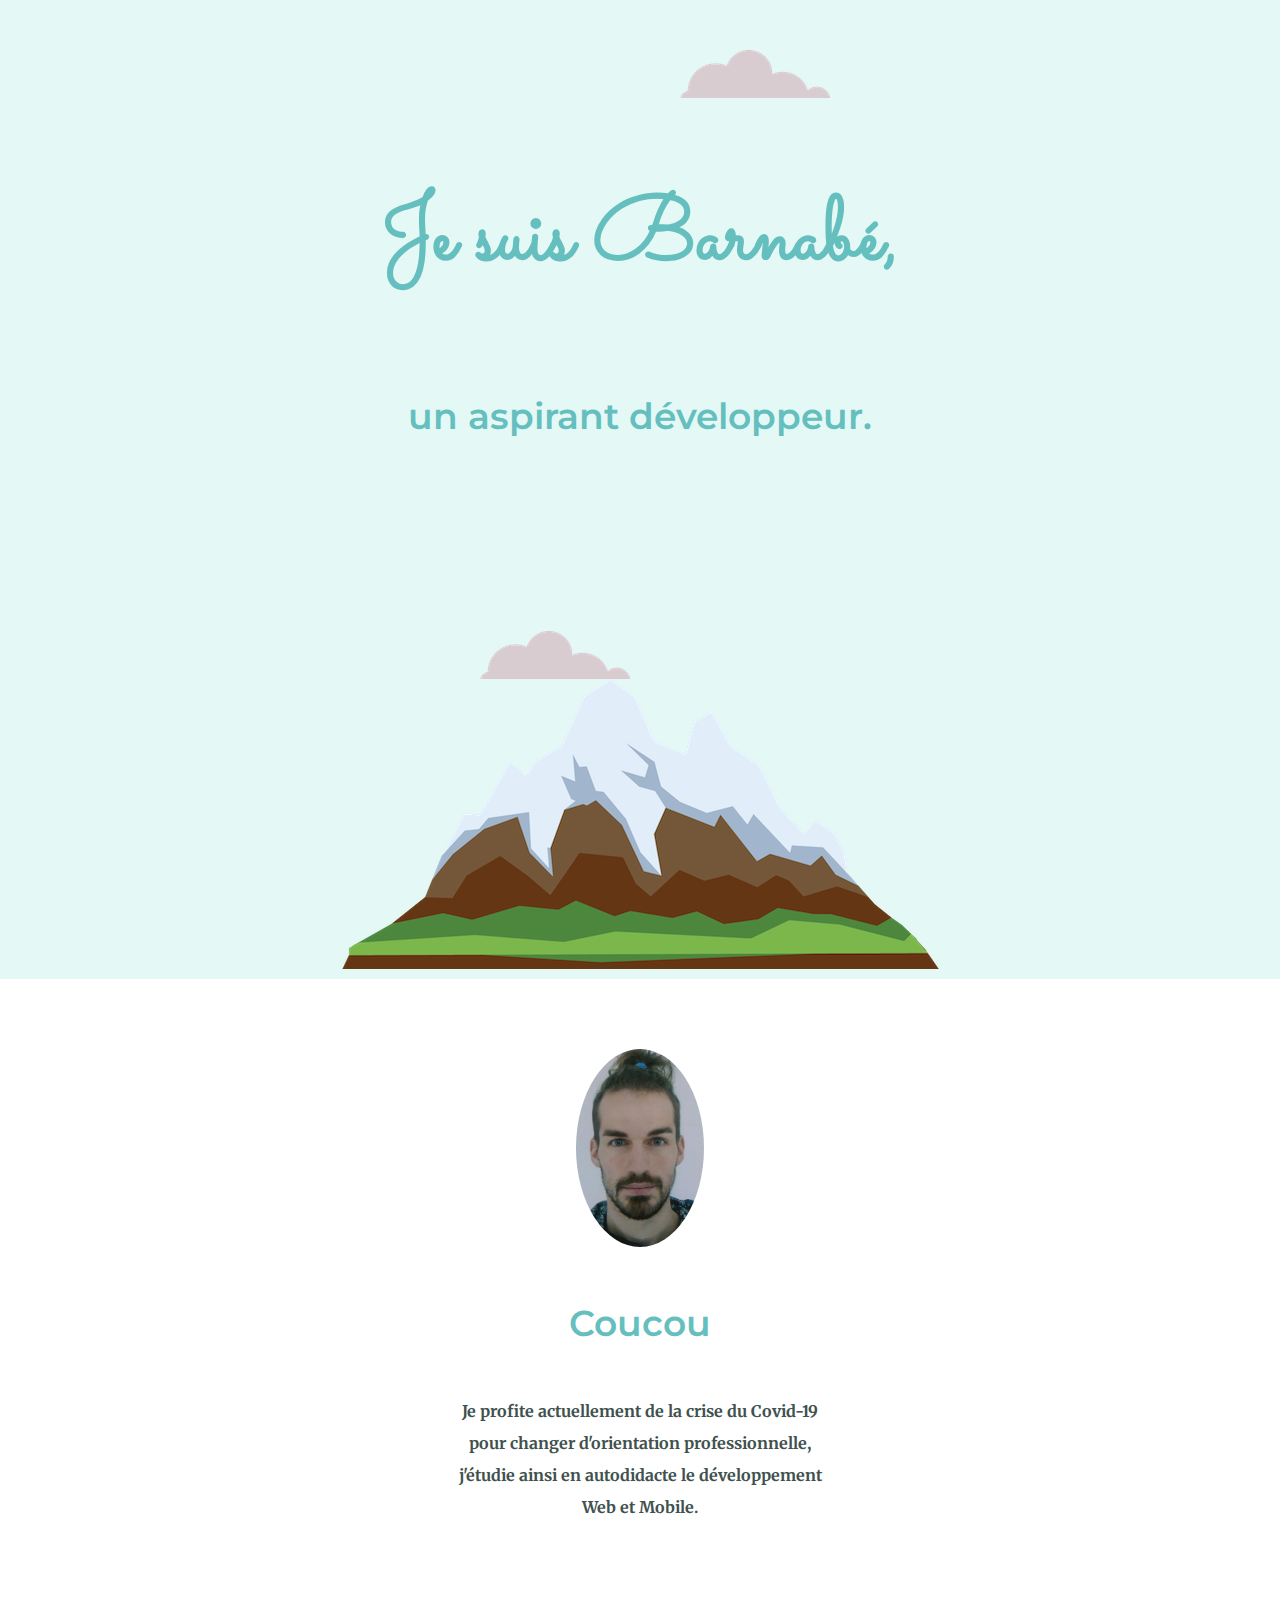
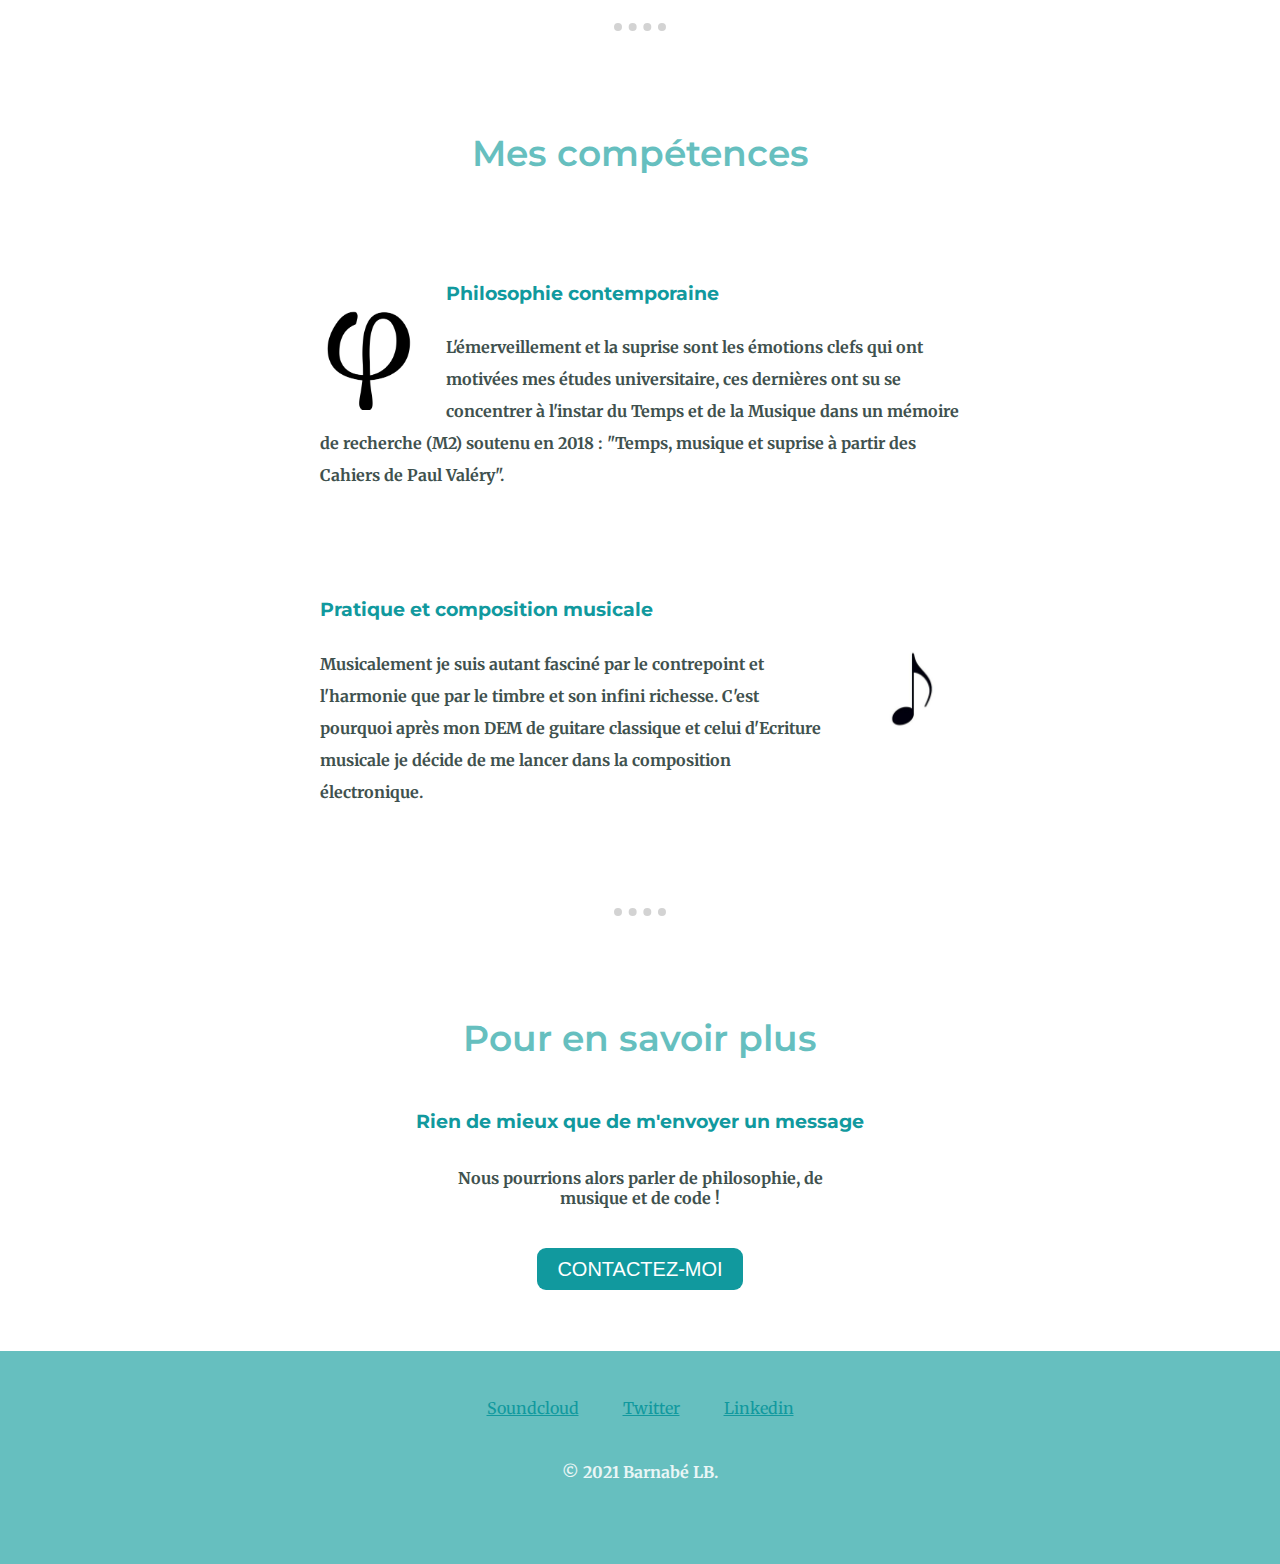
<file: index.html>
<!DOCTYPE html>
<html lang="en">
<head>
    <meta charset="UTF-8">
    <meta http-equiv="X-UA-Compatible" content="IE=edge">
    <meta name="viewport" content="width=device-width, initial-scale=1.0">
    <title>Barnabé Le Bel</title>
    <link rel="stylesheet"  href="css/styles.css">
    <link rel="icon" href="favicon.ico">
    <!--<link rel="preconnect" href="https://fonts.gstatic.com">-->
    <link href="https://fonts.googleapis.com/css2?family=Merriweather:wght@300&family=Montserrat:wght@100&family=Sacramento&display=swap" rel="stylesheet"> 
    <link href="https://fonts.googleapis.com/css2?family=Merriweather:wght@400;700&family=Montserrat:wght@600;700&display=swap" rel="stylesheet"> 
</head>

<body>

    <div class="top-container">
        <img class="top-cloud "src="images/cloud.png" alt="cloud-img">
        
        <h1>Je suis Barnabé,</h1>
        <h2 class="subtitle"> un aspirant développeur.</h2>
        <img class="bottom-cloud "src="images/cloud.png" alt="cloud-img">
        <img class="mountain" src="images/mountain.png" alt="mountain-img">

    </div>

    <div class="middle-container">
        <div class="profile">
          <img class="moi-miniature" src="images/barnabe_lb.jpg" alt="barnabe_lb">
          <h2>Coucou</h2>
          <p class="code-profile-description">Je profite actuellement de la crise du Covid-19 pour changer d'orientation professionnelle, j'étudie ainsi en autodidacte le développement Web et Mobile.
              
          </p>
        </div>
        <hr>
        <div class="skills">
          <h2>Mes compétences</h2>
          <div class="skill-row">
            <img class="phi-img" src="images/Greek_phi_Didot.svg.png" alt="greek-phi">
            <h3>Philosophie contemporaine</h3>
            <p class="code-phi-description">L'émerveillement et la suprise sont les émotions clefs qui ont motivées mes études universitaire, ces dernières ont su se concentrer à l'instar du Temps et de la Musique
                dans un mémoire de recherche (M2) soutenu en 2018 : "Temps, musique et suprise à partir des Cahiers de Paul Valéry". </p>
          </div>
          <div class="skill-row">
            <img class="note-img" src="images/note.png" alt="note">
            <h3>Pratique et composition musicale</h3>
            <p class="code-mu-description">Musicalement je suis autant fasciné par le contrepoint et l'harmonie que par le timbre et son infini richesse. C'est pourquoi après mon DEM de guitare classique
                et celui d'Ecriture musicale je décide de me lancer dans la composition électronique.</p>
          </div>
        </div>
        <hr>
        <div class="contact-me">
          <h2>Pour en savoir plus</h2>
          <h3>Rien de mieux que de m'envoyer un message</h3>
          <p class="contact-description">Nous pourrions alors parler de philosophie, de musique et de code !</p>
          <a class="btn" href="mailto:name@email.com">CONTACTEZ-MOI</a>
        </div>
      </div>
      
      
      <div class="bottom-container">
        <div class="links">
          <a class="footer-link" href="https://soundcloud.com/minstr_l">Soundcloud</a>
          <a class="footer-link" href="https://twitter.com">Twitter</a>
          <a class="footer-link" href="https://linkedin.com">Linkedin</a>

        </div>
        
        <p class="mail-adress">© 2021 Barnabé LB.</p>
      </div>
    
    
</body>
</html>
</file>
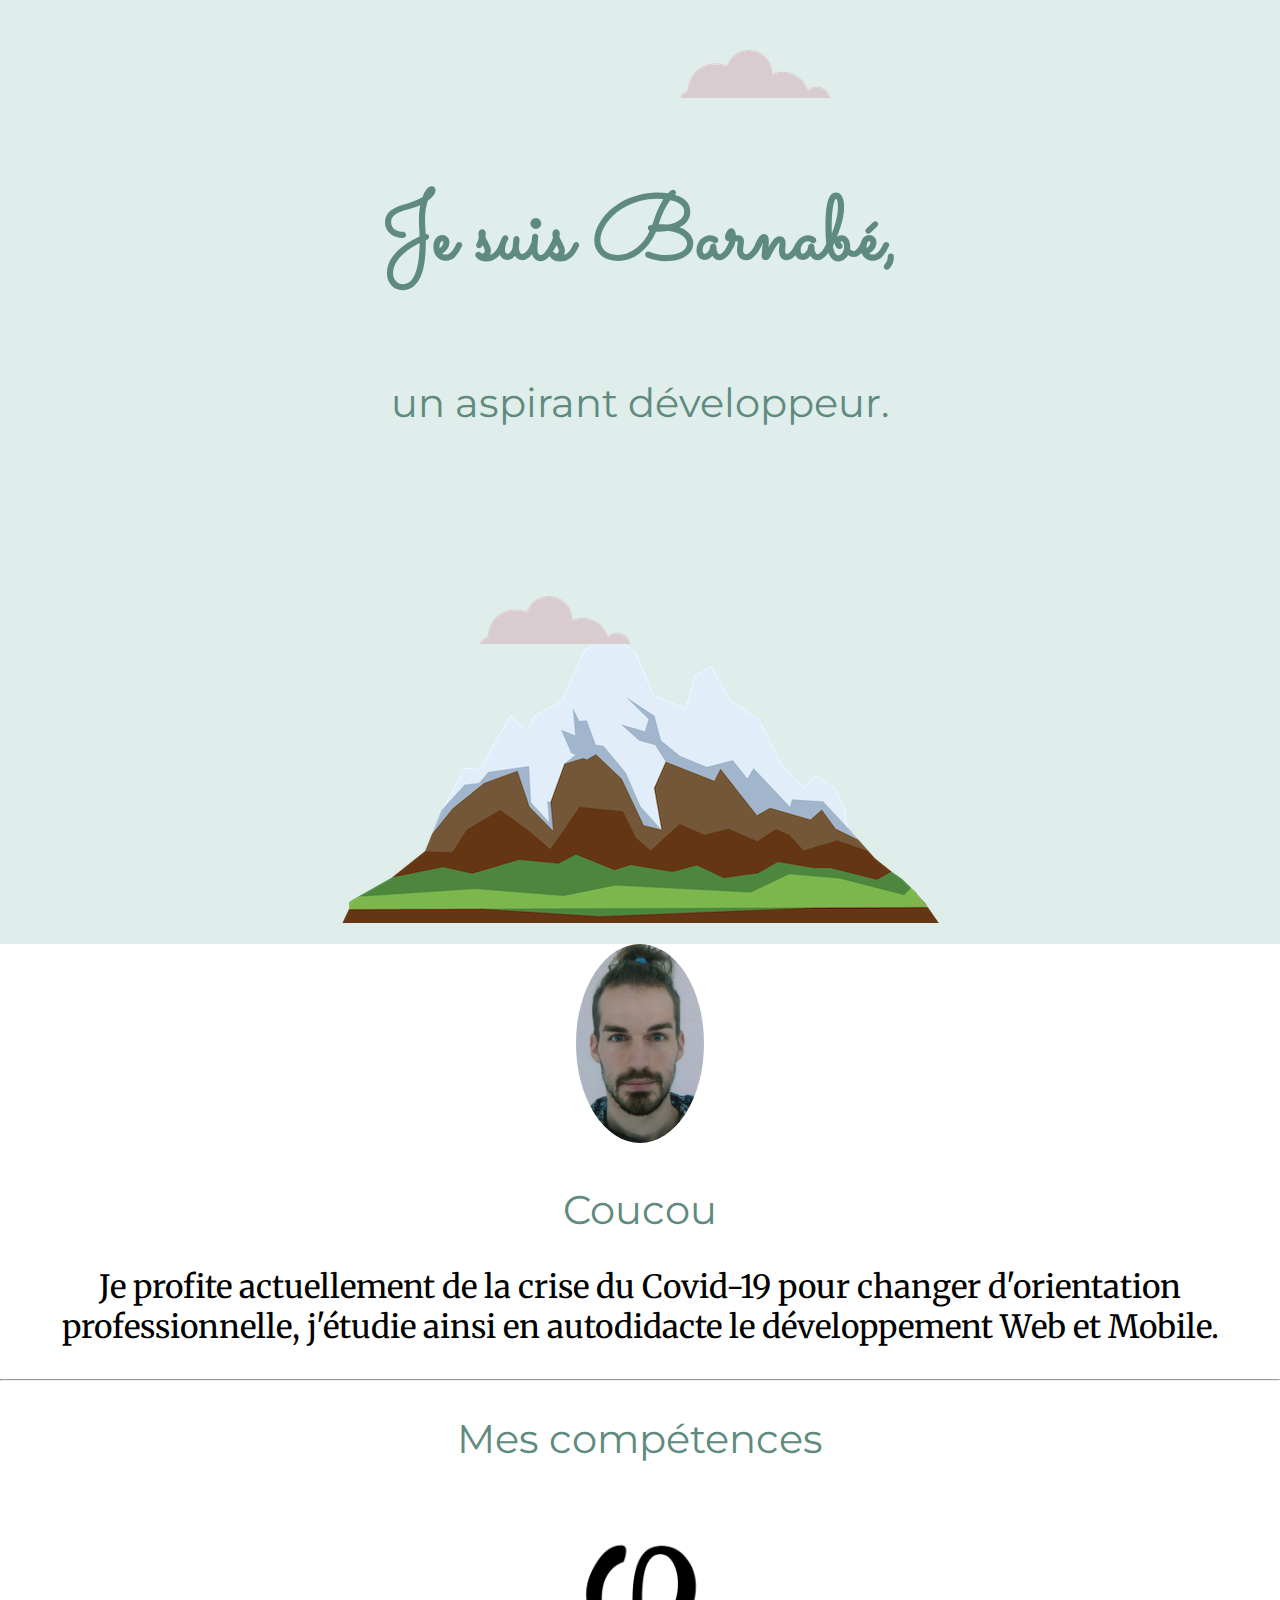
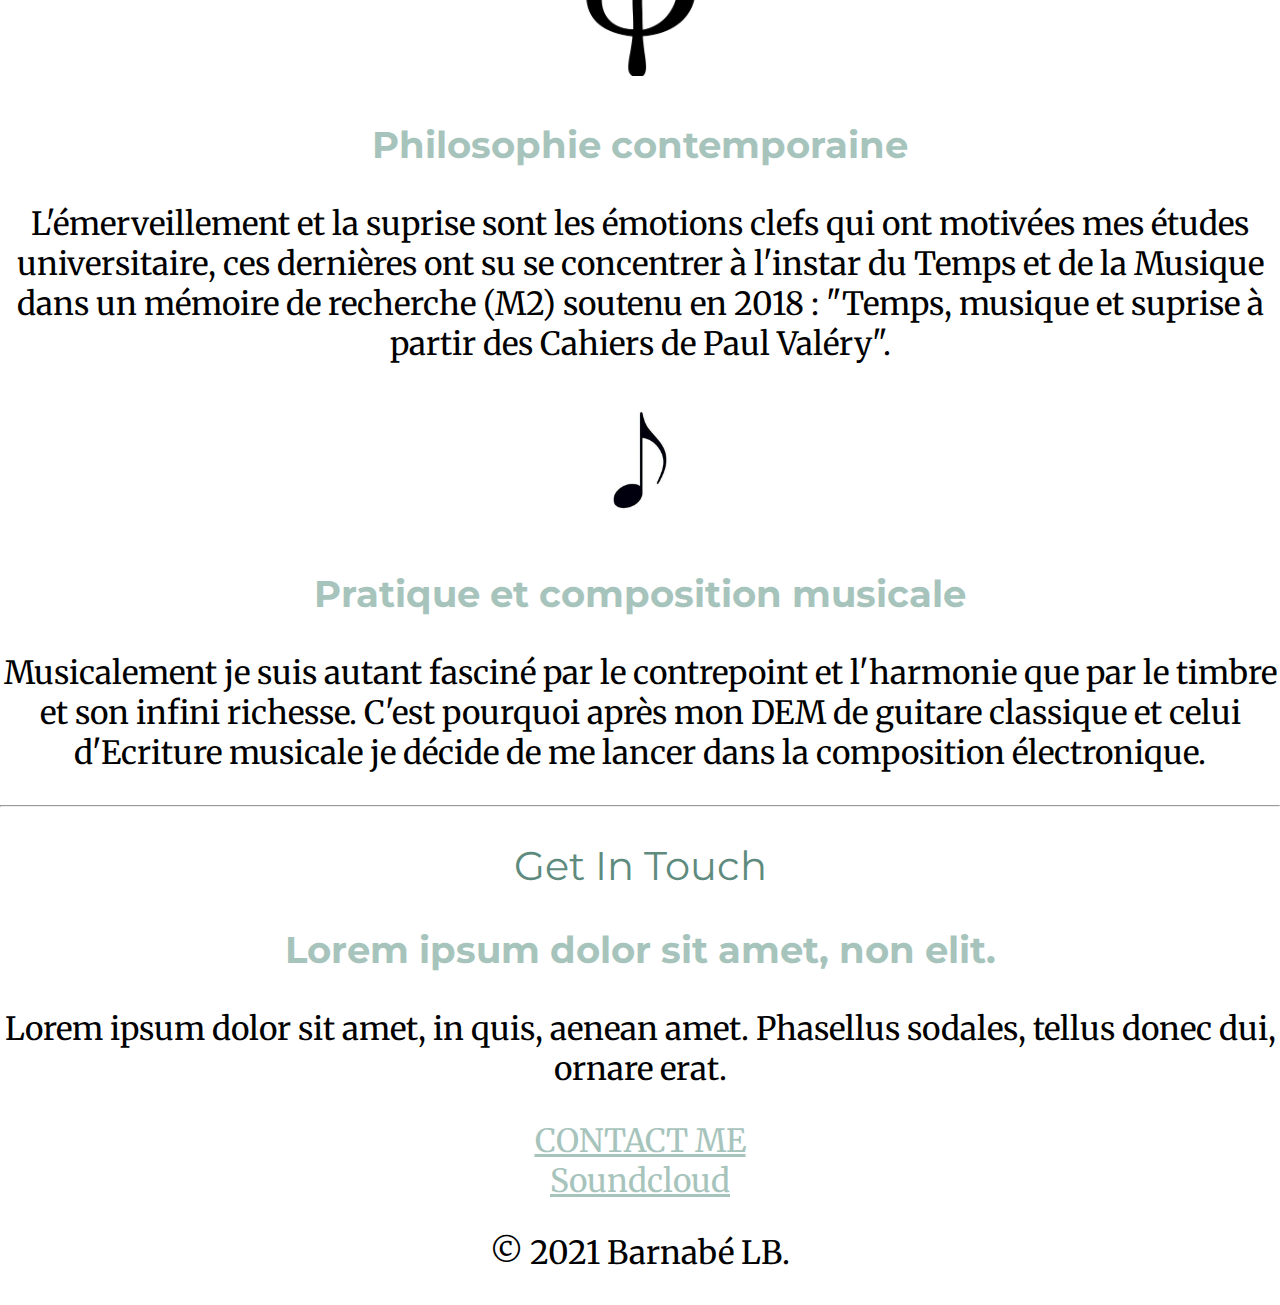
<file: CSS - My Site/index.html>
<!DOCTYPE html>
<html lang="en">
<head>
    <meta charset="UTF-8">
    <meta http-equiv="X-UA-Compatible" content="IE=edge">
    <meta name="viewport" content="width=device-width, initial-scale=1.0">
    <title>Barnabé Le Bel</title>
    <link rel="stylesheet"  href="css/styles.css">
    <link rel="icon" href="favicon.ico">
    <!--<link rel="preconnect" href="https://fonts.gstatic.com">-->
    <link href="https://fonts.googleapis.com/css2?family=Merriweather:wght@300&family=Montserrat:wght@100&family=Sacramento&display=swap" rel="stylesheet"> 
</head>

<body>

    <div class="top-container">
        <img class="top-cloud "src="images/cloud.png" alt="cloud-img">
        
        <h1>Je suis Barnabé,</h1>
        <h2 class="subtitle"> un aspirant développeur.</h2>
        <img class="bottom-cloud "src="images/cloud.png" alt="cloud-img">
        <img class="mountain" src="images/mountain.png" alt="mountain-img">

    </div>

    <div class="middle-container">
        <div class="profile">
          <img class="moi-miniature" src="images/barnabe_lb.jpg" alt="barnabe_lb">
          <h2>Coucou</h2>
          <p>Je profite actuellement de la crise du Covid-19 pour changer d'orientation professionnelle, j'étudie ainsi en autodidacte le développement Web et Mobile.
              
          </p>
        </div>
        <hr>
        <div class="skills">
          <h2>Mes compétences</h2>
          <div class="skill-row">
            <img class="greek-phi" src="images/Greek_phi_Didot.svg.png" alt="greek-phi">
            <h3>Philosophie contemporaine</h3>
            <p>L'émerveillement et la suprise sont les émotions clefs qui ont motivées mes études universitaire, ces dernières ont su se concentrer à l'instar du Temps et de la Musique
                dans un mémoire de recherche (M2) soutenu en 2018 : "Temps, musique et suprise à partir des Cahiers de Paul Valéry". </p>
          </div>
          <div class="skill-row">
            <img class="note" src="images/note.png" alt="note">
            <h3>Pratique et composition musicale</h3>
            <p>Musicalement je suis autant fasciné par le contrepoint et l'harmonie que par le timbre et son infini richesse. C'est pourquoi après mon DEM de guitare classique
                et celui d'Ecriture musicale je décide de me lancer dans la composition électronique.</p>
          </div>
        </div>
        <hr>
        <div class="contact-me">
          <h2>Get In Touch</h2>
          <h3>Lorem ipsum dolor sit amet, non elit.</h3>
          <p>Lorem ipsum dolor sit amet, in quis, aenean amet. Phasellus sodales, tellus donec dui, ornare erat.</p>
          <a class="btn" href="mailto:name@email.com">CONTACT ME</a>
        </div>
      </div>
      
      
      <div class="bottom-container">
        <a class="footer-link" href="https://soundcloud.com/minstr_l">Soundcloud</a>
        <p>© 2021 Barnabé LB.</p>
      </div>
    
    
</body>
</html>
</file>
<file: css/styles.css>
body{
    
    margin: 0;
    text-align: center;
    font-family: 'Merriweather', serif;
    font-size: 100%;
    
    
}

h1{
    color: #66BFBF;
    font-size: 5.625rem; /*16px = 100% = 1em % et em permettent une taille dynamique,// rem for root em : ne prend pas en compte les changements de size dans le body*/
    font-family: 'Sacramento', cursive;
    margin: 50px auto 0 auto;
}

h2{
    color: #66BFBF;
    font-family: 'Montserrat', sans-serif;
    font-size: 2.25rem;
    font-weight: 600;
    margin: 50px auto 50px auto;
}
h3{
    color: #11999E;
    font-family: 'Montserrat', sans-serif;
    
   
}

p{
    color: #40514E;
    font-weight: 700;
    margin: auto auto 50px auto;
   
    

}
hr{
    margin: 100px auto 100px auto;
    border: none;
    width: 4%;
    border-top: 8px dotted lightgray;
    background-color: white;
}

a{
    color: #11999E;
}
/*///////////////////////////////////////////////////////////////////////////class/////////////////////////////////////////////////////////////////////////////*/
.top-container{
    line-height: 2;
    background-color: #E4F9F5;
    position: relative;
    padding-top: 100px;
}

.middle-container{


}
.bottom-container{
    line-height: 4;
    background-color: #66bfbf; ;
    padding-top: 25px;
    padding-bottom: 10px;
   
    

}

.top-cloud{
    position: absolute;
    right: 450px;
    top: 50px;
    
    
}

.bottom-cloud{
    position: absolute;
    left: 480px;
    bottom: 300px;
}

.mountain{
    margin-top: 110px;
}


.moi-miniature{
    margin: 70px auto auto auto;
    width: 10%;
    border-radius: 100%;
   
}


.phi-img{
    width: 15%;
    float: left;
    margin-right: 30px;
  
}
.note-img{
    width: 15%;
    float: right;
    margin: 50px 0 20px 30px;
}



.skill-row{
    width: 50%;
    margin: 100px auto 100px auto;
    text-align: left;
    line-height: 2;
}

.profile{
   
    
}
.code-profile-description{
    width: 30%;
    margin: auto;
    line-height: 2;
}

.links{
    word-spacing: 40px;
}

.contact-me{
    margin: 50px auto 70px auto;
}
.contact-description{
    width: 30%;
    margin-top: 35px;
}
.mail-adress{
    color: #EAF6F6;
}
.btn {
    -webkit-border-radius: 9;
    -moz-border-radius: 9;
    border-radius: 9px;
    font-family: Arial;
    color: #ffffff;
    font-size: 20px;
    background: #11999E;
    padding: 10px 20px 10px 20px;
    text-decoration: none;
  }
  
  .btn:hover {
    background: #66bfbf;
    text-decoration: none;
  }
</file>
<file: CSS - My Site/css/styles.css>
body{
    
    margin: 0;
    text-align: center;
    font-family: 'Merriweather', serif;
    font-size: 200%;
    
}

h1{
    color: #5e8b7e;
    font-size: 5.625rem; /*16px = 100% = 1em % et em permettent une taille dynamique,// rem for root em : ne prend pas en compte les changements de size dans le body*/
    font-family: 'Sacramento', cursive;
    margin: 50px auto 0 auto;
}

h2{
    color: #5e8b7e;
    font-family: 'Montserrat', sans-serif;
    font-size: 2.5rem;
    font-weight: normal;
}
h3{
    color: #a7c4bc;
    font-family: 'Montserrat', sans-serif;
}
.top-container{
    line-height: 2;
    background-color: #dfeeea;
    position: relative;
    padding-top: 100px;
}

.middle-container{


}
.bottom-container{
  

}

.top-cloud{
    position: absolute;
    right: 450px;
    top: 50px;
    
    
}

.bottom-cloud{
    position: absolute;
    left: 480px;
    bottom: 300px;
}

.mountain{
    margin-top: 90px;
}


.moi-miniature{
    width: 10%;
    border-radius: 100%;
   
}

.greek-phi{
    width: 10%;
}

.note{
    width: 10%;
}

a{
    color: #a7c4bc;
}
</file>
